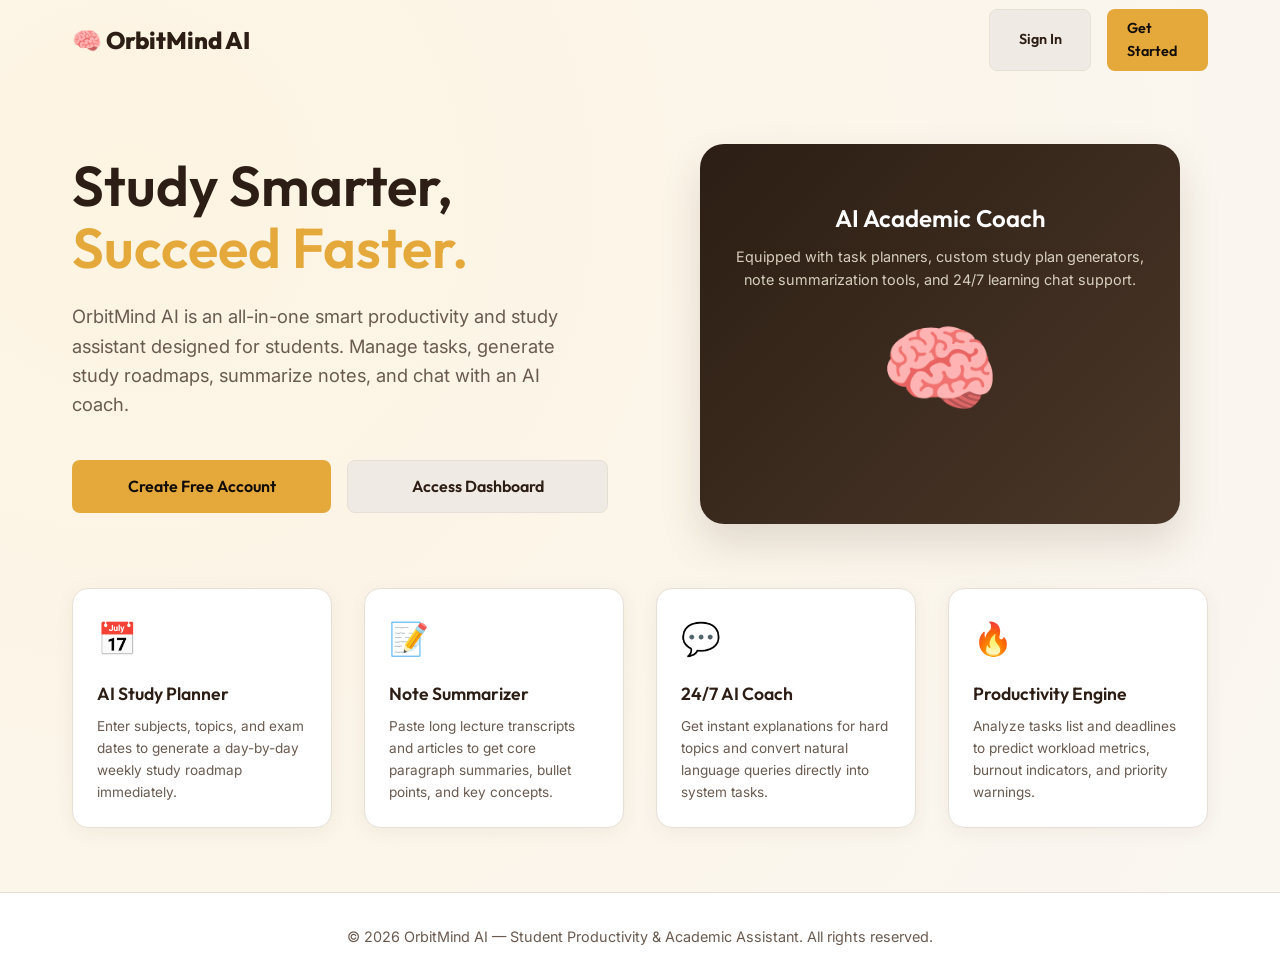
<file: index.html>
<!DOCTYPE html>
<html lang="en">
<head>
  <meta charset="UTF-8">
  <meta name="viewport" content="width=device-width, initial-scale=1.0">
  <title>OrbitMind AI — Smart Productivity & Study Assistant</title>
  <link rel="stylesheet" href="css/style.css">
  <style>
    .landing-wrapper {
      min-height: 100vh;
      display: flex;
      flex-direction: column;
      background: radial-gradient(circle at 10% 20%, var(--accent-light) 0%, var(--bg-primary) 90%);
    }
    .landing-nav {
      max-width: 1200px;
      width: 100%;
      margin: 0 auto;
      height: 80px;
      display: flex;
      justify-content: space-between;
      align-items: center;
      padding: 0 2rem;
    }
    .landing-logo {
      font-family: 'Outfit', sans-serif;
      font-size: 1.5rem;
      font-weight: 800;
      color: var(--text-primary);
      text-decoration: none;
    }
    .landing-logo span {
      color: var(--accent);
    }
    .landing-nav-btns {
      display: flex;
      gap: 1rem;
    }
    .landing-hero {
      flex: 1;
      max-width: 1200px;
      width: 100%;
      margin: 0 auto;
      display: grid;
      grid-template-columns: 1fr 1fr;
      align-items: center;
      padding: 4rem 2rem;
      gap: 4rem;
    }
    .hero-content h1 {
      font-size: 3.5rem;
      line-height: 1.1;
      margin-bottom: 1.5rem;
    }
    .hero-content h1 span {
      color: var(--accent);
    }
    .hero-content p {
      font-size: 1.15rem;
      color: var(--text-secondary);
      margin-bottom: 2.5rem;
      max-width: 500px;
    }
    .hero-cta-btns {
      display: flex;
      gap: 1rem;
    }
    .hero-image-panel {
      display: flex;
      justify-content: center;
      align-items: center;
      position: relative;
    }
    .hero-illustration {
      width: 100%;
      max-width: 480px;
      height: 380px;
      background: linear-gradient(135deg, var(--text-primary) 0%, #4A3728 100%);
      border-radius: 24px;
      box-shadow: 0 20px 40px rgba(74, 55, 40, 0.15);
      position: relative;
      overflow: hidden;
      display: flex;
      flex-direction: column;
      justify-content: center;
      align-items: center;
      color: white;
      text-align: center;
      padding: 2rem;
    }
    .hero-illustration::after {
      content: '🧠';
      font-size: 6rem;
      margin-bottom: 1.5rem;
      animation: float 4s ease-in-out infinite;
    }
    @keyframes float {
      0%, 100% { transform: translateY(0); }
      50% { transform: translateY(-15px); }
    }
    .hero-features {
      display: grid;
      grid-template-columns: repeat(4, 1fr);
      gap: 2rem;
      max-width: 1200px;
      width: 100%;
      margin: 0 auto;
      padding: 0 2rem 4rem 2rem;
    }
    .feature-box {
      background-color: var(--card-bg);
      border: 1px solid var(--border);
      border-radius: 16px;
      padding: 1.5rem;
      box-shadow: var(--shadow);
      transition: var(--transition);
    }
    .feature-box:hover {
      box-shadow: var(--shadow-hover);
      transform: translateY(-5px);
    }
    .feature-icon {
      font-size: 2rem;
      margin-bottom: 1rem;
    }
    .feature-box h3 {
      font-size: 1.1rem;
      margin-bottom: 0.5rem;
    }
    .feature-box p {
      font-size: 0.85rem;
      color: var(--text-secondary);
    }
    .landing-footer {
      border-top: 1px solid var(--border);
      padding: 2rem;
      text-align: center;
      font-size: 0.9rem;
      color: var(--text-secondary);
      background-color: var(--card-bg);
    }
    @media (max-width: 768px) {
      .landing-hero {
        grid-template-columns: 1fr;
        text-align: center;
        padding: 2rem 1rem;
        gap: 2rem;
      }
      .hero-content h1 {
        font-size: 2.5rem;
      }
      .hero-content p {
        margin: 0 auto 2rem auto;
      }
      .hero-cta-btns {
        justify-content: center;
      }
      .hero-illustration {
        height: 280px;
      }
      .hero-features {
        grid-template-columns: 1fr 1fr;
      }
    }
    @media (max-width: 480px) {
      .hero-features {
        grid-template-columns: 1fr;
      }
    }
  </style>
</head>
<body>
  <div class="landing-wrapper">
    <nav class="landing-nav">
      <a href="#" class="landing-logo"><span>🧠</span> OrbitMind AI</a>
      <div class="landing-nav-btns">
        <a href="login.html" class="btn btn-secondary" style="padding: 0.5rem 1.25rem; font-size: 0.9rem;">Sign In</a>
        <a href="register.html" class="btn btn-primary" style="padding: 0.5rem 1.25rem; font-size: 0.9rem;">Get Started</a>
      </div>
    </nav>

    <main class="landing-hero">
      <div class="hero-content">
        <h1>Study Smarter, <span>Succeed Faster.</span></h1>
        <p>OrbitMind AI is an all-in-one smart productivity and study assistant designed for students. Manage tasks, generate study roadmaps, summarize notes, and chat with an AI coach.</p>
        <div class="hero-cta-btns">
          <a href="register.html" class="btn btn-primary">Create Free Account</a>
          <a href="login.html" class="btn btn-secondary">Access Dashboard</a>
        </div>
      </div>
      <div class="hero-image-panel">
        <div class="hero-illustration">
          <h2 style="color: white; margin-bottom: 0.5rem;">AI Academic Coach</h2>
          <p style="color: #FFF9E6; opacity: 0.8; font-size: 0.9rem;">Equipped with task planners, custom study plan generators, note summarization tools, and 24/7 learning chat support.</p>
        </div>
      </div>
    </main>

    <section class="hero-features">
      <div class="feature-box">
        <div class="feature-icon">📅</div>
        <h3>AI Study Planner</h3>
        <p>Enter subjects, topics, and exam dates to generate a day-by-day weekly study roadmap immediately.</p>
      </div>
      <div class="feature-box">
        <div class="feature-icon">📝</div>
        <h3>Note Summarizer</h3>
        <p>Paste long lecture transcripts and articles to get core paragraph summaries, bullet points, and key concepts.</p>
      </div>
      <div class="feature-box">
        <div class="feature-icon">💬</div>
        <h3>24/7 AI Coach</h3>
        <p>Get instant explanations for hard topics and convert natural language queries directly into system tasks.</p>
      </div>
      <div class="feature-box">
        <div class="feature-icon">🔥</div>
        <h3>Productivity Engine</h3>
        <p>Analyze tasks list and deadlines to predict workload metrics, burnout indicators, and priority warnings.</p>
      </div>
    </section>

    <footer class="landing-footer">
      &copy; 2026 OrbitMind AI — Student Productivity & Academic Assistant. All rights reserved.
    </footer>
  </div>

  <script src="js/api.js"></script>
  <script>
    document.addEventListener('DOMContentLoaded', () => {
      // If user is already logged in, redirect them immediately to dashboard
      const token = localStorage.getItem('orbitmind_token');
      const user = localStorage.getItem('orbitmind_user');
      if (token && user) {
        window.location.href = 'dashboard.html';
      }
    });
  </script>
</body>
</html>
</file>
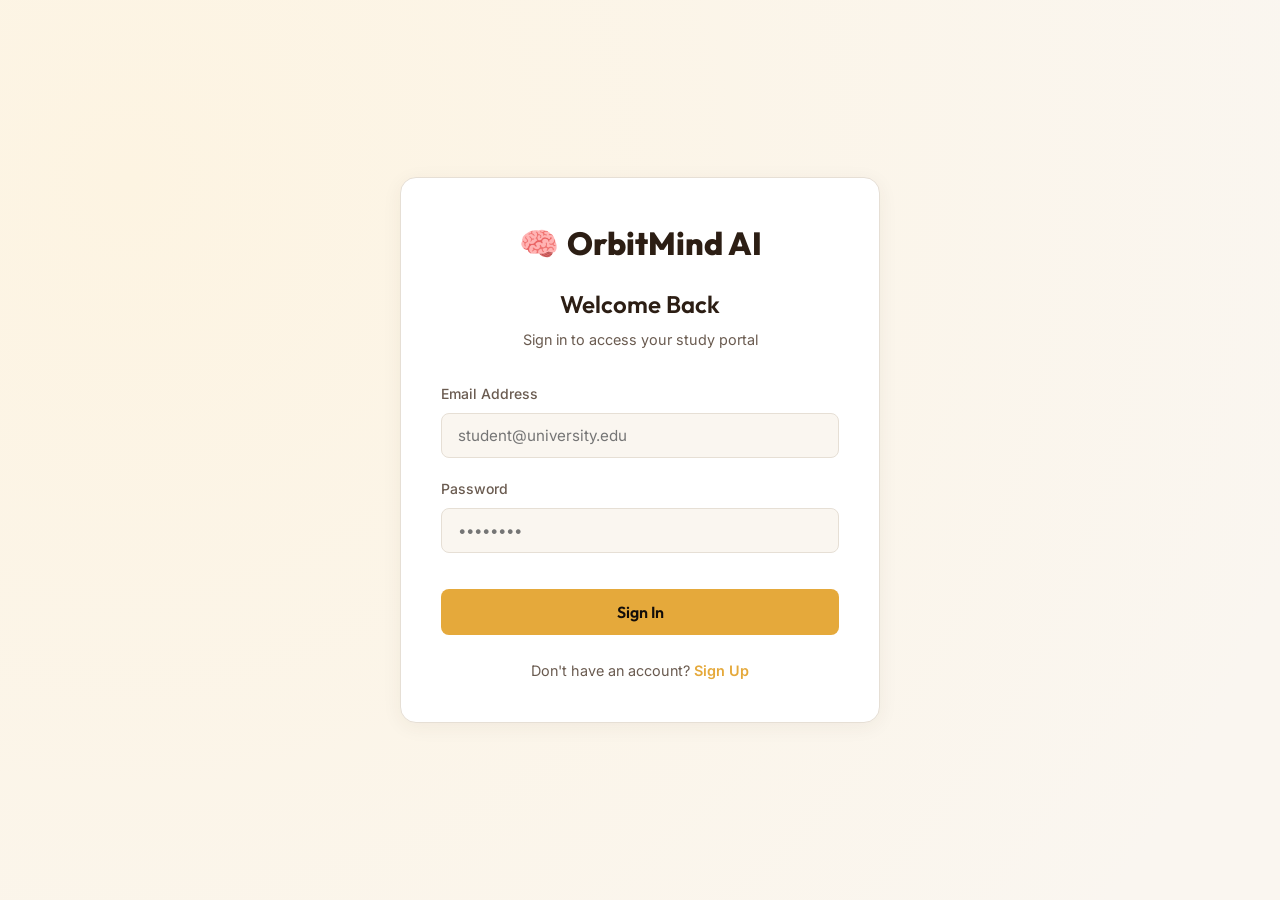
<file: chatbot.html>
<!DOCTYPE html>
<html lang="en">
<head>
  <meta charset="UTF-8">
  <meta name="viewport" content="width=device-width, initial-scale=1.0">
  <title>AI Study Coach — OrbitMind AI</title>
  <link rel="stylesheet" href="css/style.css">
</head>
<body>
  <div class="app-wrapper">
    <!-- Sidebar Container -->
    <div id="sidebar-container"></div>

    <!-- Main Container -->
    <div class="app-container">
      <!-- Header Container -->
      <div id="header-container"></div>

      <!-- Content Area -->
      <main class="app-content">
        
        <div class="chatbot-layout">
          
          <!-- Chat Panel (Left, Span 8 equivalent) -->
          <div class="chat-conversation-panel">
            
            <!-- Messages history -->
            <div class="chat-history-log" id="chat-history">
              <div class="chat-bubble ai">
                Hello! I am <strong>OrbitMind Coach</strong>, your academic mentor. 
                <br><br>
                Ask me academic questions, suggest study methods, or tell me to schedule tasks for you!
                <br><br>
                <em>Try writing: "Add task study physics notes tomorrow" or "Suggest a study method for math exams".</em>
              </div>
            </div>

            <!-- Typing indicator -->
            <div class="typing-indicator" id="chat-typing-indicator" style="display:none; margin: 0 1.5rem 1rem 1.5rem;">
              <div class="typing-dot"></div>
              <div class="typing-dot"></div>
              <div class="typing-dot"></div>
            </div>

            <!-- Input area -->
            <div class="chat-input-bar">
              <textarea id="chat-input" class="chat-textarea" placeholder="Type a message or task request (e.g. 'Add task: review CS tomorrow at 4pm')..."></textarea>
              <button class="btn btn-primary" id="chat-send-btn" style="width:auto; padding:0 1.5rem; height:44px;">
                <svg xmlns="http://www.w3.org/2000/svg" width="18" height="18" fill="none" viewBox="0 0 24 24" stroke="currentColor" stroke-width="2">
                  <path stroke-linecap="round" stroke-linejoin="round" d="M12 19l9 2-9-18-9 18 9-2zm0 0v-8" />
                </svg>
              </button>
            </div>

          </div>

          <!-- Coach Tips Panel (Right, Span 4 equivalent) -->
          <div class="chatbot-sidebar-panel">
            
            <div class="coach-tip-card">
              <h4>💡 How to schedule Tasks</h4>
              <p style="font-size: 0.85rem; color: var(--text-secondary); margin-bottom: 0.75rem;">
                I can automatically convert your chats into schedule entries. Just mention what, when, and estimated hours:
              </p>
              <ul class="coach-tip-list">
                <li>"Add a task: math exam next Monday at 9am"</li>
                <li>"Schedule assignment report tomorrow, category assignment, 3 hours"</li>
                <li>"Create study session for chemistry quiz on Friday"</li>
              </ul>
            </div>

            <div class="coach-tip-card">
              <h4>🎯 Suggested Study Methods</h4>
              <p style="font-size: 0.85rem; color: var(--text-secondary); margin-bottom: 0.75rem;">
                Ask me details about these proven workflows:
              </p>
              <ul class="coach-tip-list">
                <li><strong>Pomodoro Technique:</strong> 25m focus + 5m break cycles.</li>
                <li><strong>Feynman Method:</strong> Teach a concept to a child to spot knowledge gaps.</li>
                <li><strong>Leitner Box System:</strong> Card retrieval cycles based on memory decay.</li>
              </ul>
            </div>

          </div>

        </div>

      </main>
    </div>
  </div>

  <script src="js/api.js"></script>
  <script src="js/notifications.js"></script>
  <script src="js/chatbot.js"></script>
</body>
</html>
</file>
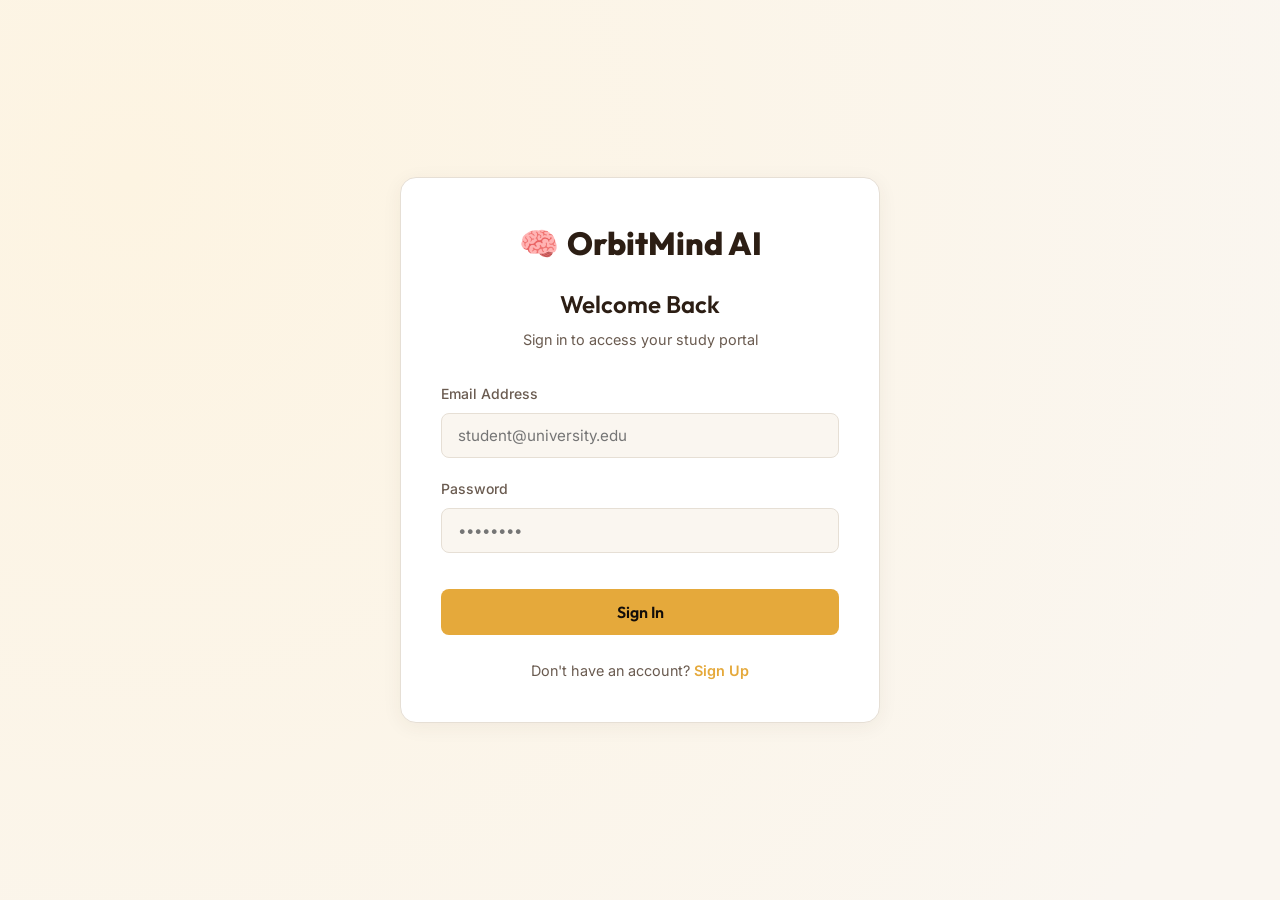
<file: dashboard.html>
<!DOCTYPE html>
<html lang="en">
<head>
  <meta charset="UTF-8">
  <meta name="viewport" content="width=device-width, initial-scale=1.0">
  <title>Dashboard — OrbitMind AI</title>
  <link rel="stylesheet" href="css/style.css">
</head>
<body>
  <div class="app-wrapper">
    <!-- Sidebar Navigation -->
    <div id="sidebar-container"></div>

    <!-- Main Content Container -->
    <div class="app-container">
      <!-- Navbar Header -->
      <div id="header-container"></div>

      <!-- Content Area -->
      <main class="app-content">
        <div class="dashboard-grid">
          
          <!-- Hero Dynamic Greeting & Motivation -->
          <div class="dashboard-hero">
            <div class="hero-text">
              <h1 id="dynamic-greeting">Hello, Student!</h1>
              <p>Welcome to your academic space. Let's make today productive.</p>
            </div>
            <div class="hero-quote" id="motivational-quote">
              "The secret of getting ahead is getting started."
            </div>
          </div>

          <!-- Left Column: Tasks, Deadlines, Summaries (Span 8) -->
          <div class="span-8" style="display:flex; flex-direction:column; gap:1.5rem;">
            
            <!-- Today's Tasks -->
            <div class="dash-card">
              <div class="dash-card-header">
                <h3>📋 Today's Tasks</h3>
                <a href="tasks.html" style="font-size:0.85rem; color:var(--accent); text-decoration:none; font-weight:600;">View All</a>
              </div>
              <div class="dash-task-list" id="today-tasks-list">
                <div style="text-align:center; padding:1.5rem; color:var(--text-secondary); font-size:0.9rem;">No tasks scheduled for today.</div>
              </div>
            </div>

            <!-- Upcoming Deadlines -->
            <div class="dash-card">
              <div class="dash-card-header">
                <h3>⏰ Upcoming Deadlines</h3>
                <a href="tasks.html" style="font-size:0.85rem; color:var(--accent); text-decoration:none; font-weight:600;">Manage</a>
              </div>
              <div class="dash-task-list" id="upcoming-deadlines-list">
                <div style="text-align:center; padding:1.5rem; color:var(--text-secondary); font-size:0.9rem;">No upcoming deadlines this week.</div>
              </div>
            </div>

            <!-- Weekly Workload Overview -->
            <div class="dash-card">
              <div class="dash-card-header">
                <h3>📊 Weekly Workload</h3>
                <span id="total-hours-label" style="font-size:0.85rem; color:var(--text-secondary);">0 hrs scheduled</span>
              </div>
              <div class="workload-graph-container" id="workload-graph">
                <!-- Javascript will render 7 bars here -->
                <div class="graph-bar-wrapper"><div class="graph-bar-fill" style="height:0%;" data-hours="0"></div><div class="graph-day-label">Mon</div></div>
                <div class="graph-bar-wrapper"><div class="graph-bar-fill" style="height:0%;" data-hours="0"></div><div class="graph-day-label">Tue</div></div>
                <div class="graph-bar-wrapper"><div class="graph-bar-fill" style="height:0%;" data-hours="0"></div><div class="graph-day-label">Wed</div></div>
                <div class="graph-bar-wrapper"><div class="graph-bar-fill" style="height:0%;" data-hours="0"></div><div class="graph-day-label">Thu</div></div>
                <div class="graph-bar-wrapper"><div class="graph-bar-fill" style="height:0%;" data-hours="0"></div><div class="graph-day-label">Fri</div></div>
                <div class="graph-bar-wrapper"><div class="graph-bar-fill" style="height:0%;" data-hours="0"></div><div class="graph-day-label">Sat</div></div>
                <div class="graph-bar-wrapper"><div class="graph-bar-fill" style="height:0%;" data-hours="0"></div><div class="graph-day-label">Sun</div></div>
              </div>
            </div>

            <!-- Recent Summaries -->
            <div class="dash-card">
              <div class="dash-card-header">
                <h3>📝 Recent Summaries</h3>
                <a href="summarizer.html" style="font-size:0.85rem; color:var(--accent); text-decoration:none; font-weight:600;">Go to Notes</a>
              </div>
              <div id="recent-summaries-list" style="display:flex; flex-direction:column; gap:0.75rem;">
                <div style="text-align:center; padding:1.5rem; color:var(--text-secondary); font-size:0.9rem;">No summaries saved yet.</div>
              </div>
            </div>

          </div>

          <!-- Right Column: AI Score & Recommendations & Quick Chat (Span 4) -->
          <div class="span-4" style="display:flex; flex-direction:column; gap:1.5rem;">
            
            <!-- Productivity Score -->
            <div class="dash-card score-widget">
              <div class="dash-card-header" style="width:100%; margin-bottom:0.5rem;">
                <h3>🔥 Productivity Score</h3>
              </div>
              <div class="score-circle-wrapper">
                <svg class="score-circle" viewBox="0 0 160 160">
                  <circle class="score-circle-bg" cx="80" cy="80" r="70"></circle>
                  <circle class="score-circle-val" id="score-ring" cx="80" cy="80" r="70"></circle>
                </svg>
                <div class="score-number" id="score-value">0</div>
              </div>
              <p id="burnout-level-label" style="font-weight:600; font-size:0.95rem; text-transform:capitalize;">Burnout Risk: Low</p>
            </div>

            <!-- AI Recommendations Panel -->
            <div class="dash-card">
              <div class="dash-card-header">
                <h3>💡 AI Coach advice</h3>
              </div>
              <div class="rec-panel" id="recommendations-container">
                <div style="display:flex; justify-content:center; align-items:center; height:100px;">
                  <div class="spinner"></div>
                </div>
              </div>
            </div>

            <!-- Quick Chatbot Trigger Card -->
            <div class="dash-card" style="background: linear-gradient(135deg, var(--accent-light) 0%, var(--card-bg) 100%);">
              <div class="dash-card-header" style="border-bottom:none; margin-bottom:0.5rem;">
                <h3>💬 Ask Study Coach</h3>
              </div>
              <p style="font-size:0.8rem; color:var(--text-secondary); margin-bottom:1rem;">Stuck on an assignment? Ask OrbitMind Coach for instant study steps.</p>
              <a href="chatbot.html" class="btn btn-primary" style="font-size:0.85rem; padding:0.6rem 1rem;">Start Chatting</a>
            </div>

          </div>

        </div>
      </main>
    </div>
  </div>

  <script src="js/api.js"></script>
  <script src="js/notifications.js"></script>
  <script src="js/dashboard.js"></script>
</body>
</html>
</file>
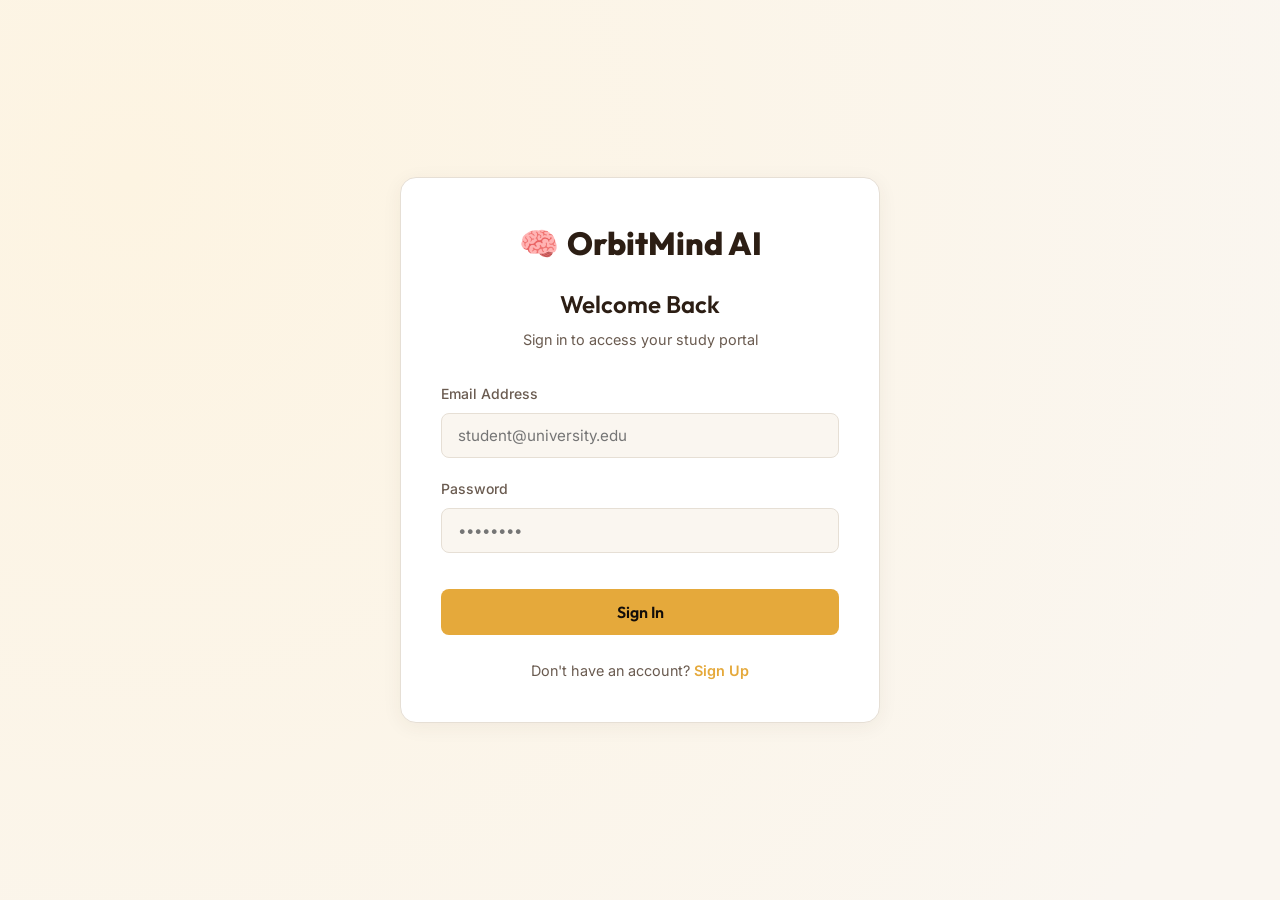
<file: login.html>
<!DOCTYPE html>
<html lang="en">
<head>
  <meta charset="UTF-8">
  <meta name="viewport" content="width=device-width, initial-scale=1.0">
  <title>Login — OrbitMind AI</title>
  <link rel="stylesheet" href="css/style.css">
</head>
<body>
  <div class="auth-wrapper">
    <div class="auth-container">
      <div class="auth-header">
        <a href="index.html" class="auth-logo" style="text-decoration:none;"><span>🧠</span> OrbitMind AI</a>
        <h2 style="margin-top: 1rem;">Welcome Back</h2>
        <p style="color: var(--text-secondary); font-size: 0.9rem; margin-top: 0.25rem;">Sign in to access your study portal</p>
      </div>

      <div id="error-alert" style="display:none; background-color:rgba(235,87,87,0.1); color:var(--danger); padding:0.75rem; border-radius:8px; border:1px solid var(--danger); font-size:0.85rem; margin-bottom:1.5rem; text-align:center;"></div>

      <form class="auth-form" id="login-form">
        <div class="form-group">
          <label for="email">Email Address</label>
          <input type="email" id="email" class="input-field" placeholder="student@university.edu" required>
        </div>
        <div class="form-group">
          <label for="password">Password</label>
          <input type="password" id="password" class="input-field" placeholder="••••••••" required>
        </div>
        <button type="submit" class="btn btn-primary" style="margin-top:1rem;">Sign In</button>
      </form>

      <div class="auth-footer">
        Don't have an account? <a href="register.html">Sign Up</a>
      </div>
    </div>
  </div>

  <script src="js/api.js"></script>
  <script src="js/auth.js"></script>
</body>
</html>
</file>
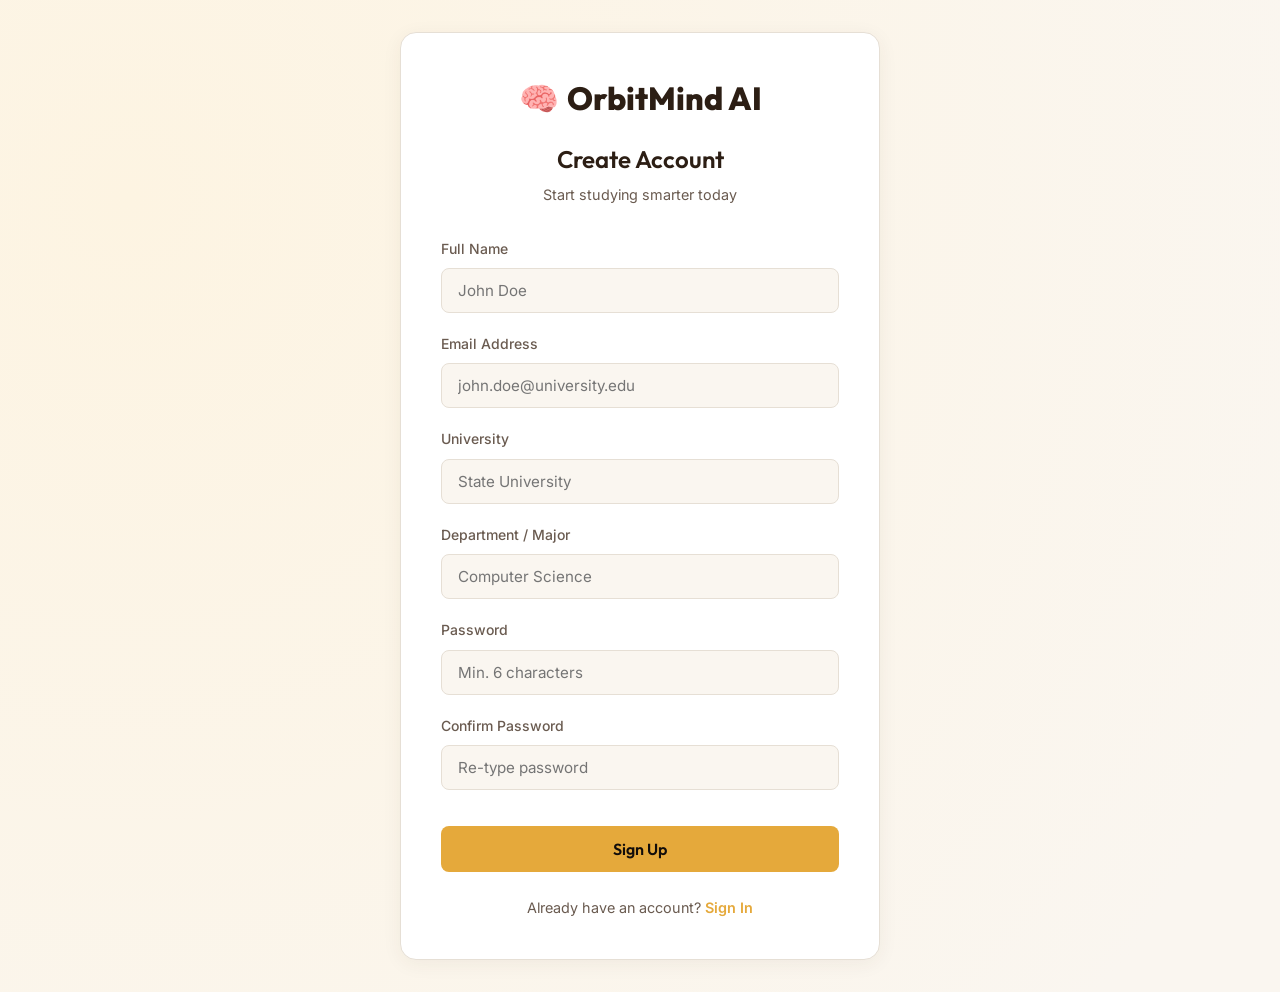
<file: register.html>
<!DOCTYPE html>
<html lang="en">
<head>
  <meta charset="UTF-8">
  <meta name="viewport" content="width=device-width, initial-scale=1.0">
  <title>Register — OrbitMind AI</title>
  <link rel="stylesheet" href="css/style.css">
</head>
<body>
  <div class="auth-wrapper">
    <div class="auth-container">
      <div class="auth-header">
        <a href="index.html" class="auth-logo" style="text-decoration:none;"><span>🧠</span> OrbitMind AI</a>
        <h2 style="margin-top: 1rem;">Create Account</h2>
        <p style="color: var(--text-secondary); font-size: 0.9rem; margin-top: 0.25rem;">Start studying smarter today</p>
      </div>

      <div id="error-alert" style="display:none; background-color:rgba(235,87,87,0.1); color:var(--danger); padding:0.75rem; border-radius:8px; border:1px solid var(--danger); font-size:0.85rem; margin-bottom:1.5rem; text-align:center;"></div>

      <form class="auth-form" id="register-form">
        <div class="form-group">
          <label for="fullName">Full Name</label>
          <input type="text" id="fullName" class="input-field" placeholder="John Doe" required>
        </div>
        <div class="form-group">
          <label for="email">Email Address</label>
          <input type="email" id="email" class="input-field" placeholder="john.doe@university.edu" required>
        </div>
        <div class="form-group">
          <label for="university">University</label>
          <input type="text" id="university" class="input-field" placeholder="State University" required>
        </div>
        <div class="form-group">
          <label for="department">Department / Major</label>
          <input type="text" id="department" class="input-field" placeholder="Computer Science" required>
        </div>
        <div class="form-group">
          <label for="password">Password</label>
          <input type="password" id="password" class="input-field" placeholder="Min. 6 characters" required>
        </div>
        <div class="form-group">
          <label for="confirmPassword">Confirm Password</label>
          <input type="password" id="confirmPassword" class="input-field" placeholder="Re-type password" required>
        </div>
        <button type="submit" class="btn btn-primary" style="margin-top:1rem;">Sign Up</button>
      </form>

      <div class="auth-footer">
        Already have an account? <a href="login.html">Sign In</a>
      </div>
    </div>
  </div>

  <script src="js/api.js"></script>
  <script src="js/auth.js"></script>
</body>
</html>
</file>
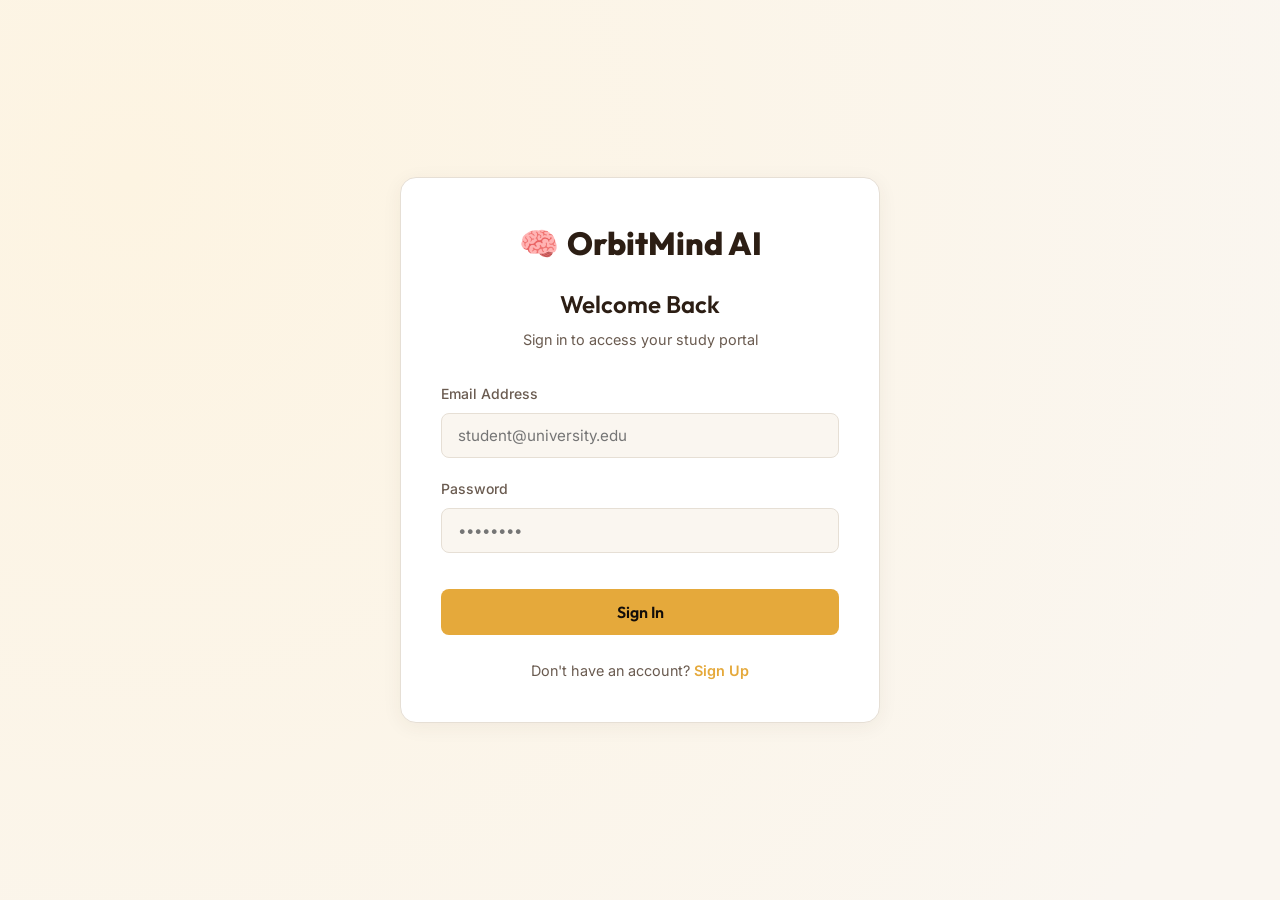
<file: studyplan.html>
<!DOCTYPE html>
<html lang="en">
<head>
  <meta charset="UTF-8">
  <meta name="viewport" content="width=device-width, initial-scale=1.0">
  <title>AI Study Planner — OrbitMind AI</title>
  <link rel="stylesheet" href="css/style.css">
  <style>
    /* Custom Print CSS specifically for Study Plans */
    @media print {
      body {
        background-color: white !important;
        color: black !important;
      }
      .app-sidebar, .app-header, .studyplan-form-card, .saved-plans-panel, .studyplan-action-bar {
        display: none !important;
      }
      .app-container {
        margin-left: 0 !important;
      }
      .app-content {
        padding: 0 !important;
        max-width: 100% !important;
      }
      .study-planner-grid {
        grid-template-columns: 1fr !important;
      }
      .week-roadmap-card {
        box-shadow: none !important;
        border: 1px solid #ccc !important;
        page-break-inside: avoid;
        margin-bottom: 20px;
      }
      .week-roadmap-body.collapsed {
        display: block !important; /* Always show body on print */
      }
    }
  </style>
</head>
<body>
  <div class="app-wrapper">
    <!-- Sidebar Container -->
    <div id="sidebar-container"></div>

    <!-- Main Container -->
    <div class="app-container">
      <!-- Header Container -->
      <div id="header-container"></div>

      <!-- Content Area -->
      <main class="app-content">
        
        <div class="study-planner-grid">
          
          <!-- LEFT COLUMN: Study Plan Input Details -->
          <div>
            <div class="studyplan-form-card">
              <h3>📅 Plan New Study Cycle</h3>
              
              <form id="studyplan-form">
                <div class="form-group">
                  <label for="plan-subject">Subject / Course Name *</label>
                  <input type="text" id="plan-subject" class="input-field" placeholder="Computer Science 101" required>
                </div>
                
                <div class="form-group">
                  <label for="plan-topics">Topics to Cover * (Comma separated)</label>
                  <textarea id="plan-topics" class="input-field" style="height:60px; resize:none;" placeholder="Boolean Algebra, Logic Gates, Multiplexers, Karnaugh Maps" required></textarea>
                </div>

                <div class="form-group">
                  <label for="plan-difficulty">Subject Difficulty Level</label>
                  <select id="plan-difficulty" class="input-field">
                    <option value="easy">Easy — Quick review</option>
                    <option value="medium" selected>Medium — Standard learning</option>
                    <option value="hard">Hard — Detailed schedule</option>
                  </select>
                </div>

                <div class="form-group">
                  <label for="plan-exam-date">Exam / Target Date *</label>
                  <input type="date" id="plan-exam-date" class="input-field" required>
                </div>

                <div class="form-group">
                  <label for="plan-hours">Daily Available Study Hours *</label>
                  <input type="range" id="plan-hours" min="1" max="8" value="2" class="input-field" style="height:auto; padding:0.5rem 0;" oninput="this.nextElementSibling.value = this.value + ' hours/day'">
                  <output style="font-size:0.85rem; font-weight:600; color:var(--text-secondary); margin-top:0.25rem; display:block;">2 hours/day</output>
                </div>

                <button type="submit" class="btn btn-primary" id="generate-plan-btn" style="margin-top:1rem;">
                  ⚡ Generate AI Study Plan
                </button>
              </form>
            </div>

            <!-- Saved Plans Drawer -->
            <div class="saved-plans-panel">
              <h3 style="font-size:1.1rem;">📂 Saved Roadmaps</h3>
              <div class="saved-plans-list" id="saved-plans-container">
                <div style="text-align:center; padding:1.5rem; color:var(--text-secondary); font-size:0.85rem;">No saved plan roadmaps.</div>
              </div>
            </div>
          </div>

          <!-- RIGHT COLUMN: AI Study Planner Output -->
          <div class="studyplan-schedule-panel" style="position:relative; min-height:400px;">
            
            <!-- Loading overlay -->
            <div id="studyplan-loading-overlay" class="full-loading-overlay" style="display:none;">
              <div style="text-align:center;">
                <div class="spinner"></div>
                <p style="margin-top:0.5rem; font-weight:500;">AI is calculating study distribution...</p>
              </div>
            </div>

            <!-- Schedule Output Container -->
            <div id="studyplan-output">
              <div style="display:flex; flex-direction:column; align-items:center; justify-content:center; height:350px; background-color:var(--card-bg); border:1px solid var(--border); border-radius:16px; text-align:center; padding:2rem; box-shadow:var(--shadow);">
                <span style="font-size:3rem; margin-bottom:1rem;">📅</span>
                <h4>No Study Roadmap Active</h4>
                <p style="font-size:0.85rem; color:var(--text-secondary); margin-top:0.25rem; max-width:400px;">Enter subject parameters in the form to generate a dynamic week-by-week timeline schedule.</p>
              </div>
            </div>

          </div>

        </div>

      </main>
    </div>
  </div>

  <script src="js/api.js"></script>
  <script src="js/notifications.js"></script>
  <script src="js/studyplan.js"></script>
</body>
</html>
</file>
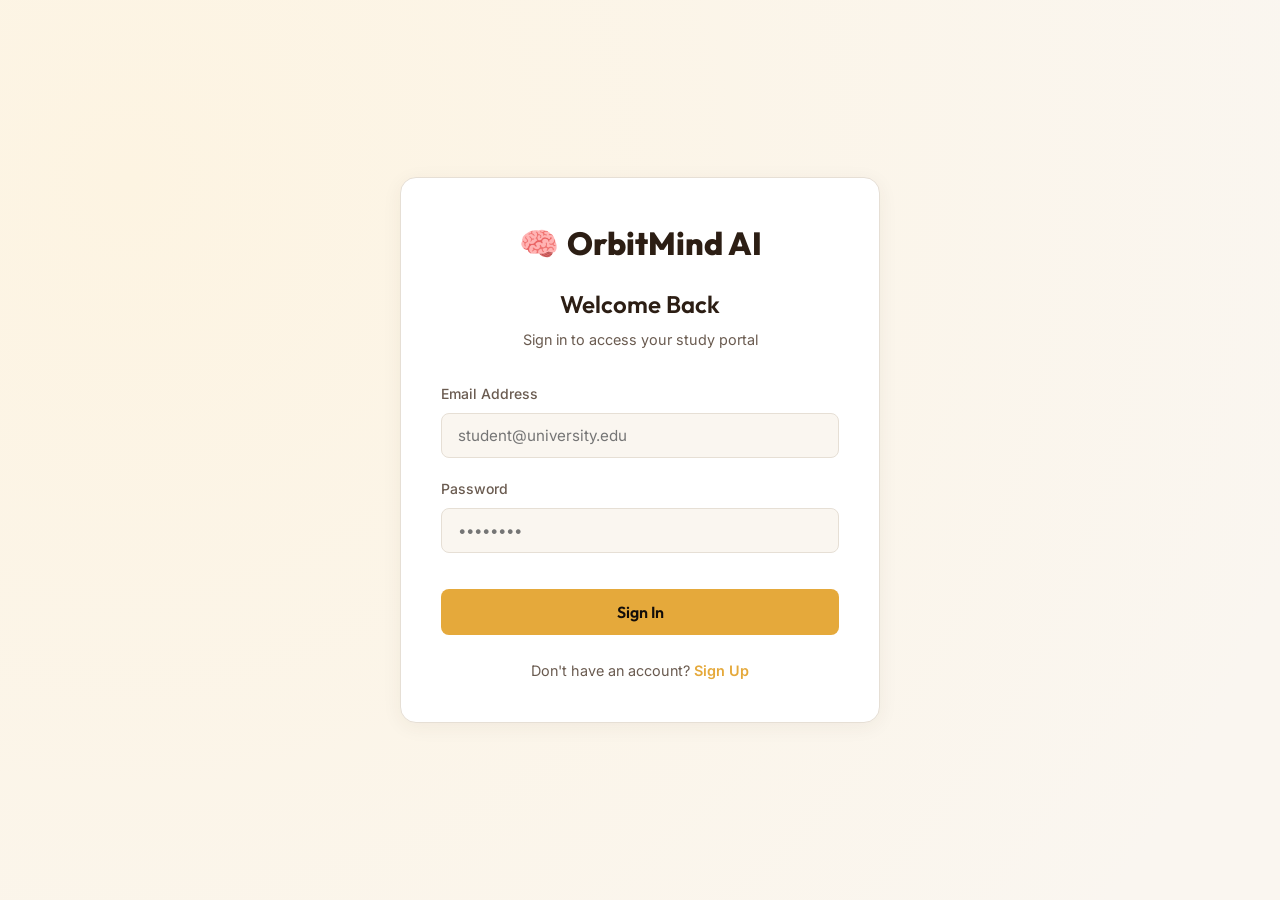
<file: summarizer.html>
<!DOCTYPE html>
<html lang="en">
<head>
  <meta charset="UTF-8">
  <meta name="viewport" content="width=device-width, initial-scale=1.0">
  <title>Note Summarizer — OrbitMind AI</title>
  <link rel="stylesheet" href="css/style.css">
</head>
<body>
  <div class="app-wrapper">
    <!-- Sidebar Container -->
    <div id="sidebar-container"></div>

    <!-- Main Container -->
    <div class="app-container">
      <!-- Header Container -->
      <div id="header-container"></div>

      <!-- Content Area -->
      <main class="app-content">
        
        <div class="summarizer-layout">
          
          <!-- LEFT PANEL: Notes Input -->
          <div class="summarizer-input-card">
            <h3 style="font-size:1.2rem; display:flex; justify-content:space-between; align-items:center;">
              ✍️ Paste Study Notes
              <button class="btn btn-secondary" id="clear-notes-btn" style="width:auto; padding:0.4rem 0.8rem; font-size:0.8rem;">Clear Text</button>
            </h3>
            
            <textarea id="notes-textarea" class="summarizer-textarea" placeholder="Paste your lecture transcripts, textbook chapters, or reading materials here (minimum 100 characters)..."></textarea>
            
            <div class="summarizer-actions-row">
              <span class="char-counter" id="char-counter">0 characters</span>
              <button class="btn btn-primary" id="summarize-btn" style="width:auto; padding:0.6rem 1.5rem;">
                ⚡ Generate Summary
              </button>
            </div>

            <!-- Saved Summaries Archive -->
            <h4 style="font-size:0.95rem; margin-top:1rem; border-top:1px solid var(--border); padding-top:1rem;">📂 Note History</h4>
            <div class="saved-summaries-list" id="saved-summaries-container">
              <div style="text-align:center; color:var(--text-secondary); font-size:0.8rem; padding:1rem;">No saved summaries.</div>
            </div>
          </div>

          <!-- RIGHT PANEL: AI Summary Output -->
          <div class="summarizer-output-card" style="position:relative;">
            <h3 style="font-size:1.2rem; display:flex; justify-content:space-between; align-items:center;">
              ✨ AI Summary
              <button class="btn btn-secondary" id="copy-summary-btn" style="width:auto; padding:0.4rem 0.8rem; font-size:0.8rem; display:none;">📋 Copy Text</button>
            </h3>

            <!-- Loading overlay -->
            <div id="summarizer-loading-overlay" class="full-loading-overlay" style="display:none;">
              <div style="text-align:center;">
                <div class="spinner"></div>
                <p style="margin-top:0.5rem; font-weight:500;">AI is reading and condensing notes...</p>
              </div>
            </div>

            <!-- Output Container -->
            <div class="summarizer-output-container" id="summary-output">
              <div style="display:flex; flex-direction:column; align-items:center; justify-content:center; height:100%; color:var(--text-secondary); text-align:center; padding:2rem;">
                <span style="font-size:3rem; margin-bottom:1rem;">📝</span>
                <h4>No Summary Generated Yet</h4>
                <p style="font-size:0.85rem; margin-top:0.25rem;">Paste your notes in the left editor panel and click "Generate Summary" to analyze them.</p>
              </div>
            </div>
          </div>

        </div>

      </main>
    </div>
  </div>

  <script src="js/api.js"></script>
  <script src="js/notifications.js"></script>
  <script src="js/summarizer.js"></script>
</body>
</html>
</file>
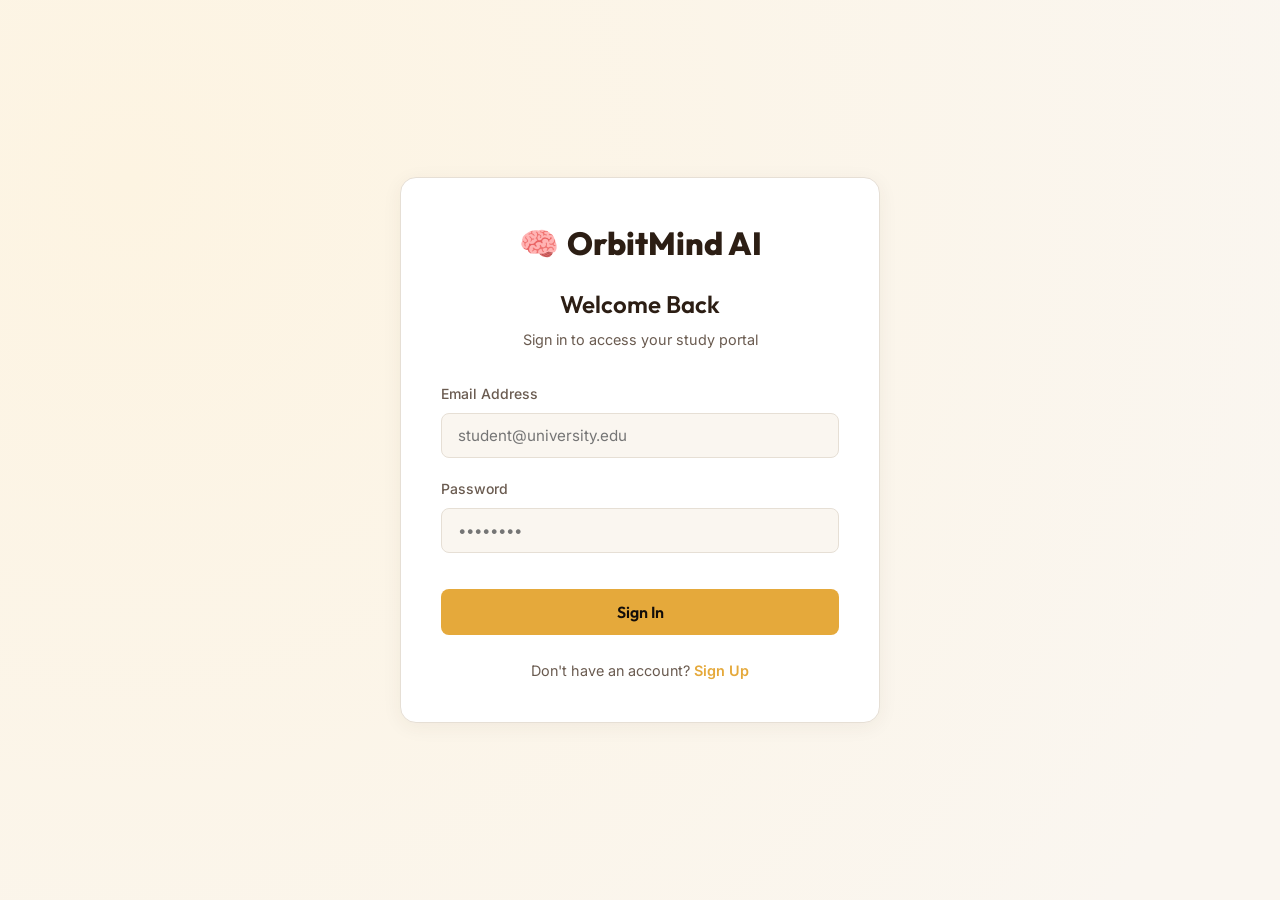
<file: tasks.html>
<!DOCTYPE html>
<html lang="en">
<head>
  <meta charset="UTF-8">
  <meta name="viewport" content="width=device-width, initial-scale=1.0">
  <title>Task Manager — OrbitMind AI</title>
  <link rel="stylesheet" href="css/style.css">
</head>
<body>
  <div class="app-wrapper">
    <!-- Sidebar Container -->
    <div id="sidebar-container"></div>

    <!-- Main Container -->
    <div class="app-container">
      <!-- Header Container -->
      <div id="header-container"></div>

      <!-- Content Area -->
      <main class="app-content">
        
        <!-- Header row of Task Board -->
        <div class="task-manager-header">
          <div>
            <h1 style="font-size:1.8rem; margin-bottom:0.25rem;">Academic Task Board</h1>
            <p style="color:var(--text-secondary); font-size:0.9rem;">Organize assignments, study times, exams, and personal events</p>
          </div>
          <button class="btn btn-primary" id="open-task-modal-btn">
            <svg xmlns="http://www.w3.org/2000/svg" width="16" height="16" viewBox="0 0 24 24" fill="none" stroke="currentColor" stroke-width="2" stroke-linecap="round" stroke-linejoin="round" style="margin-right:4px;">
              <line x1="12" y1="5" x2="12" y2="19"></line>
              <line x1="5" y1="12" x2="19" y2="12"></line>
            </svg>
            Add New Task
          </button>
        </div>

        <!-- Tabs for Daily/Weekly/Monthly -->
        <div class="view-tabs" id="view-tabs">
          <button class="view-tab-btn active" data-view="all">All Tasks</button>
          <button class="view-tab-btn" data-view="daily">Today's Tasks</button>
          <button class="view-tab-btn" data-view="weekly">This Week</button>
          <button class="view-tab-btn" data-view="monthly">This Month</button>
        </div>

        <!-- Filter and Search Bar -->
        <div class="task-filters-bar">
          
          <!-- Category Filter -->
          <select id="filter-category" class="filter-select">
            <option value="">All Categories</option>
            <option value="study">Study</option>
            <option value="assignment">Assignment</option>
            <option value="exam">Exam</option>
            <option value="personal">Personal</option>
            <option value="project">Project</option>
          </select>

          <!-- Priority Filter -->
          <select id="filter-priority" class="filter-select">
            <option value="">All Priorities</option>
            <option value="high">High</option>
            <option value="medium">Medium</option>
            <option value="low">Low</option>
          </select>

          <!-- Sort Selector -->
          <select id="filter-sort" class="filter-select">
            <option value="deadline:asc">Deadline: Soonest</option>
            <option value="deadline:desc">Deadline: Latest</option>
            <option value="priority:desc">Priority: High to Low</option>
            <option value="estimatedHours:desc">Hours: High to Low</option>
          </select>

          <!-- Search Bar -->
          <div class="search-input-wrapper">
            <svg class="search-icon" xmlns="http://www.w3.org/2000/svg" width="16" height="16" fill="none" viewBox="0 0 24 24" stroke="currentColor" stroke-width="2">
              <path stroke-linecap="round" stroke-linejoin="round" d="M21 21l-6-6m2-5a7 7 0 11-14 0 7 7 0 0114 0z" />
            </svg>
            <input type="text" id="search-tasks" class="input-field" placeholder="Search tasks...">
          </div>

        </div>

        <!-- Loading spinner placeholder -->
        <div id="tasks-loading-spinner" style="display:none; text-align:center; padding:3rem;">
          <div class="spinner"></div>
          <p style="margin-top:0.5rem; color:var(--text-secondary);">Loading your planner board...</p>
        </div>

        <!-- Task Grid Container -->
        <div class="tasks-grid" id="tasks-grid">
          <!-- Tasks will render here -->
        </div>

      </main>
    </div>
  </div>

  <!-- TASK MODAL POPUP FORM -->
  <div class="modal-overlay" id="task-modal">
    <div class="modal-container">
      <div class="modal-header">
        <h3 id="modal-title">Create New Task</h3>
        <button class="modal-close-btn" id="close-task-modal-btn">&times;</button>
      </div>
      <form id="task-form">
        <!-- Hidden input for task editing -->
        <input type="hidden" id="task-id">

        <div class="modal-body">
          <div id="modal-error" style="display:none; background-color:rgba(235,87,87,0.1); color:var(--danger); padding:0.5rem; border-radius:6px; font-size:0.8rem; margin-bottom:1rem; text-align:center;"></div>
          
          <div class="form-group">
            <label for="task-title">Task Title *</label>
            <input type="text" id="task-title" class="input-field" placeholder="Review CS Chapter 3" required>
          </div>
          
          <div class="form-group">
            <label for="task-desc">Description</label>
            <textarea id="task-desc" class="input-field" style="height:80px; resize:none;" placeholder="Take notes, complete end of chapter quiz"></textarea>
          </div>

          <div style="display:grid; grid-template-columns: 1fr 1fr; gap: 1rem;">
            <div class="form-group">
              <label for="task-deadline">Deadline *</label>
              <input type="datetime-local" id="task-deadline" class="input-field" required>
            </div>
            <div class="form-group">
              <label for="task-hours">Estimated Hours</label>
              <input type="number" id="task-hours" class="input-field" min="0" step="0.5" value="1">
            </div>
          </div>

          <div style="display:grid; grid-template-columns: 1fr 1fr; gap: 1rem;">
            <div class="form-group">
              <label for="task-category">Category *</label>
              <select id="task-category" class="input-field" required>
                <option value="study">Study</option>
                <option value="assignment">Assignment</option>
                <option value="exam">Exam</option>
                <option value="personal">Personal</option>
                <option value="project">Project</option>
              </select>
            </div>
            <div class="form-group">
              <label for="task-priority">Priority</label>
              <select id="task-priority" class="input-field">
                <option value="low">Low</option>
                <option value="medium" selected>Medium</option>
                <option value="high">High</option>
              </select>
            </div>
          </div>
        </div>
        
        <div class="modal-footer">
          <button type="button" class="btn btn-secondary" id="cancel-task-modal-btn" style="width:auto; padding:0.6rem 1.25rem;">Cancel</button>
          <button type="submit" class="btn btn-primary" style="width:auto; padding:0.6rem 1.25rem;">Save Task</button>
        </div>
      </form>
    </div>
  </div>

  <script src="js/api.js"></script>
  <script src="js/notifications.js"></script>
  <script src="js/tasks.js"></script>
</body>
</html>
</file>
<file: css/style.css>
@import url('https://fonts.googleapis.com/css2?family=Inter:wght@300;400;500;600;700&family=Outfit:wght@400;500;600;700;800&display=swap');

:root {
  /* Light Theme Variables */
  --bg-primary: #FAF6F0;
  --bg-secondary: #EFEBE4;
  --card-bg: #FFFFFF;
  --text-primary: #2C1E14;
  --text-secondary: #6A5B50;
  --accent: #E5A93B; /* Lite Yellow / Warm Amber */
  --accent-hover: #C58B24;
  --accent-light: #FDF4E2;
  --border: #E6DFD5;
  --shadow: 0 4px 20px rgba(74, 55, 40, 0.06);
  --shadow-hover: 0 10px 30px rgba(74, 55, 40, 0.12);
  --success: #60A56E;
  --warning: #F2994A;
  --danger: #EB5757;
  
  --sidebar-width: 260px;
  --header-height: 70px;
  --transition: all 0.3s cubic-bezier(0.4, 0, 0.2, 1);
}

[data-theme="dark"] {
  /* Dark Theme Variables */
  --bg-primary: #120D0A;
  --bg-secondary: #1C1612;
  --card-bg: #1F1915;
  --text-primary: #F5EFEB;
  --text-secondary: #BCAE9F;
  --accent: #FFD275;
  --accent-hover: #F2BD48;
  --accent-light: #2A211B;
  --border: #2D241E;
  --shadow: 0 4px 20px rgba(0, 0, 0, 0.3);
  --shadow-hover: 0 10px 30px rgba(0, 0, 0, 0.5);
  
  --success: #81C784;
  --warning: #FFB74D;
  --danger: #E57373;
}

* {
  box-sizing: border-box;
  margin: 0;
  padding: 0;
}

body {
  font-family: 'Inter', sans-serif;
  background-color: var(--bg-primary);
  color: var(--text-primary);
  line-height: 1.6;
  transition: background-color 0.3s, color 0.3s;
  overflow-x: hidden;
}

h1, h2, h3, h4, h5, h6 {
  font-family: 'Outfit', sans-serif;
  font-weight: 600;
  color: var(--text-primary);
}

/* ==========================================================================
   AUTHENTICATION & LANDING LAYOUT
   ========================================================================== */
.auth-wrapper {
  min-height: 100vh;
  display: flex;
  justify-content: center;
  align-items: center;
  padding: 2rem;
  background: radial-gradient(circle at 10% 20%, var(--accent-light) 0%, var(--bg-primary) 90%);
}

.auth-container {
  width: 100%;
  max-width: 480px;
  background-color: var(--card-bg);
  border-radius: 16px;
  box-shadow: var(--shadow);
  border: 1px solid var(--border);
  padding: 2.5rem;
  transition: var(--transition);
}

.auth-header {
  text-align: center;
  margin-bottom: 2rem;
}

.auth-logo {
  font-family: 'Outfit', sans-serif;
  font-size: 2rem;
  font-weight: 800;
  color: var(--text-primary);
  display: flex;
  justify-content: center;
  align-items: center;
  gap: 0.5rem;
  margin-bottom: 0.5rem;
}

.auth-logo span {
  color: var(--accent);
}

.auth-form .form-group {
  margin-bottom: 1.25rem;
}

.auth-form label {
  display: block;
  font-weight: 500;
  margin-bottom: 0.5rem;
  font-size: 0.875rem;
  color: var(--text-secondary);
}

.input-field {
  width: 100%;
  padding: 0.75rem 1rem;
  border-radius: 8px;
  border: 1px solid var(--border);
  background-color: var(--bg-primary);
  color: var(--text-primary);
  font-family: inherit;
  font-size: 0.95rem;
  outline: none;
  transition: var(--transition);
}

.input-field:focus {
  border-color: var(--accent);
  box-shadow: 0 0 0 3px rgba(229, 169, 59, 0.15);
}

.btn {
  width: 100%;
  padding: 0.8rem 1.5rem;
  border-radius: 8px;
  border: none;
  font-family: 'Outfit', sans-serif;
  font-size: 1rem;
  font-weight: 600;
  cursor: pointer;
  display: inline-flex;
  justify-content: center;
  align-items: center;
  gap: 0.5rem;
  transition: var(--transition);
  text-decoration: none;
}

.btn-primary {
  background-color: var(--accent);
  color: #120D0A;
}

.btn-primary:hover {
  background-color: var(--accent-hover);
  transform: translateY(-2px);
}

.btn-secondary {
  background-color: var(--bg-secondary);
  color: var(--text-primary);
  border: 1px solid var(--border);
}

.btn-secondary:hover {
  background-color: var(--border);
}

.auth-footer {
  text-align: center;
  margin-top: 1.5rem;
  font-size: 0.9rem;
  color: var(--text-secondary);
}

.auth-footer a {
  color: var(--accent);
  text-decoration: none;
  font-weight: 600;
}

.auth-footer a:hover {
  text-decoration: underline;
}

/* ==========================================================================
   APP MAIN GRID & STRUCTURE
   ========================================================================== */
.app-wrapper {
  display: flex;
  min-height: 100vh;
}

/* Sidebar Styling */
.app-sidebar {
  width: var(--sidebar-width);
  background-color: var(--card-bg);
  border-right: 1px solid var(--border);
  display: flex;
  flex-direction: column;
  position: fixed;
  top: 0;
  bottom: 0;
  left: 0;
  z-index: 100;
  transition: var(--transition);
}

.sidebar-logo {
  height: var(--header-height);
  display: flex;
  align-items: center;
  padding: 0 1.5rem;
  font-family: 'Outfit', sans-serif;
  font-size: 1.5rem;
  font-weight: 800;
  border-bottom: 1px solid var(--border);
}

.sidebar-logo span {
  color: var(--accent);
  margin-right: 0.25rem;
}

.sidebar-nav {
  flex: 1;
  padding: 1.5rem 1rem;
  list-style: none;
  display: flex;
  flex-direction: column;
  gap: 0.5rem;
  overflow-y: auto;
}

.sidebar-nav-link {
  display: flex;
  align-items: center;
  gap: 0.75rem;
  padding: 0.8rem 1rem;
  border-radius: 8px;
  color: var(--text-secondary);
  text-decoration: none;
  font-weight: 500;
  transition: var(--transition);
}

.sidebar-nav-link:hover, .sidebar-nav-link.active {
  background-color: var(--accent-light);
  color: var(--text-primary);
}

.sidebar-nav-link.active {
  font-weight: 600;
  border-left: 4px solid var(--accent);
}

.sidebar-nav-link svg {
  width: 20px;
  height: 20px;
  flex-shrink: 0;
}

.sidebar-footer {
  padding: 1rem;
  border-top: 1px solid var(--border);
}

/* Main Area Layout */
.app-container {
  flex: 1;
  margin-left: var(--sidebar-width);
  min-height: 100vh;
  display: flex;
  flex-direction: column;
}

/* Header Navbar */
.app-header {
  height: var(--header-height);
  background-color: var(--card-bg);
  border-bottom: 1px solid var(--border);
  display: flex;
  align-items: center;
  justify-content: space-between;
  padding: 0 2rem;
  position: sticky;
  top: 0;
  z-index: 99;
}

.header-title h2 {
  font-size: 1.25rem;
}

.header-actions {
  display: flex;
  align-items: center;
  gap: 1.5rem;
}

/* Theme Toggle */
.theme-toggle-btn {
  background: none;
  border: none;
  cursor: pointer;
  color: var(--text-secondary);
  display: flex;
  align-items: center;
  justify-content: center;
  transition: var(--transition);
  padding: 0.5rem;
  border-radius: 50%;
}

.theme-toggle-btn:hover {
  background-color: var(--bg-secondary);
  color: var(--text-primary);
}

/* Notifications Dropdown */
.notification-bell-container {
  position: relative;
}

.bell-btn {
  background: none;
  border: none;
  cursor: pointer;
  color: var(--text-secondary);
  position: relative;
  padding: 0.5rem;
  border-radius: 50%;
  transition: var(--transition);
}

.bell-btn:hover {
  background-color: var(--bg-secondary);
  color: var(--text-primary);
}

.notification-badge {
  position: absolute;
  top: 4px;
  right: 4px;
  background-color: var(--danger);
  color: white;
  font-size: 10px;
  font-weight: 700;
  height: 16px;
  min-width: 16px;
  border-radius: 8px;
  display: flex;
  align-items: center;
  justify-content: center;
  padding: 0 4px;
}

.notification-dropdown {
  position: absolute;
  top: 45px;
  right: 0;
  width: 320px;
  background-color: var(--card-bg);
  border: 1px solid var(--border);
  border-radius: 12px;
  box-shadow: var(--shadow-hover);
  display: none;
  z-index: 1000;
  overflow: hidden;
}

.notification-dropdown.active {
  display: block;
  animation: slideDown 0.2s cubic-bezier(0.4, 0, 0.2, 1);
}

.noti-header {
  padding: 0.8rem 1rem;
  border-bottom: 1px solid var(--border);
  display: flex;
  justify-content: space-between;
  align-items: center;
}

.noti-header h4 {
  font-size: 0.95rem;
}

.noti-header button {
  background: none;
  border: none;
  color: var(--accent);
  font-size: 0.8rem;
  font-weight: 600;
  cursor: pointer;
}

.noti-body {
  max-height: 250px;
  overflow-y: auto;
}

.noti-item {
  padding: 0.8rem 1rem;
  border-bottom: 1px solid var(--border);
  font-size: 0.85rem;
  cursor: pointer;
  transition: var(--transition);
  display: flex;
  flex-direction: column;
  gap: 0.2rem;
}

.noti-item:hover {
  background-color: var(--bg-primary);
}

.noti-item.unread {
  background-color: var(--accent-light);
}

.noti-item-title {
  font-weight: 600;
  color: var(--text-primary);
}

.noti-item-msg {
  color: var(--text-secondary);
}

.noti-item-time {
  font-size: 0.75rem;
  color: var(--text-secondary);
  align-self: flex-end;
}

.noti-empty {
  padding: 2rem;
  text-align: center;
  color: var(--text-secondary);
  font-size: 0.9rem;
}

/* User Profile Badge */
.user-profile-badge {
  display: flex;
  align-items: center;
  gap: 0.75rem;
  border-left: 1px solid var(--border);
  padding-left: 1.5rem;
}

.user-avatar {
  width: 36px;
  height: 36px;
  border-radius: 50%;
  background-color: var(--accent);
  color: #120D0A;
  font-weight: 700;
  display: flex;
  align-items: center;
  justify-content: center;
  font-family: 'Outfit', sans-serif;
}

.user-info {
  display: flex;
  flex-direction: column;
}

.user-name {
  font-size: 0.9rem;
  font-weight: 600;
}

.user-uni {
  font-size: 0.75rem;
  color: var(--text-secondary);
}

/* Main Content Area */
.app-content {
  flex: 1;
  padding: 2rem;
  max-width: 1200px;
  width: 100%;
  margin: 0 auto;
}

/* ==========================================================================
   DASHBOARD SCREEN SPECIFICS
   ========================================================================== */
.dashboard-grid {
  display: grid;
  grid-template-columns: repeat(12, 1fr);
  gap: 1.5rem;
}

.dashboard-hero {
  grid-column: span 12;
  background: linear-gradient(135deg, var(--text-primary) 0%, #4A3728 100%);
  color: #FFF9E6;
  border-radius: 16px;
  padding: 2rem;
  display: flex;
  justify-content: space-between;
  align-items: center;
  box-shadow: var(--shadow);
}

.hero-text h1 {
  font-size: 2rem;
  margin-bottom: 0.5rem;
  color: #FFF9E6;
}

.hero-text p {
  opacity: 0.9;
  font-size: 1rem;
}

.hero-quote {
  font-style: italic;
  font-size: 0.9rem;
  border-left: 3px solid var(--accent);
  padding-left: 1rem;
  max-width: 400px;
  opacity: 0.8;
}

/* Cards */
.dash-card {
  background-color: var(--card-bg);
  border-radius: 16px;
  border: 1px solid var(--border);
  padding: 1.5rem;
  box-shadow: var(--shadow);
  transition: var(--transition);
}

.dash-card:hover {
  box-shadow: var(--shadow-hover);
  transform: translateY(-2px);
}

.dash-card-header {
  display: flex;
  justify-content: space-between;
  align-items: center;
  margin-bottom: 1.25rem;
  border-bottom: 1px solid var(--border);
  padding-bottom: 0.75rem;
}

.dash-card-header h3 {
  font-size: 1.1rem;
  display: flex;
  align-items: center;
  gap: 0.5rem;
}

.span-4 { grid-column: span 4; }
.span-6 { grid-column: span 6; }
.span-8 { grid-column: span 8; }
.span-12 { grid-column: span 12; }

/* Productivity Score Widget */
.score-widget {
  text-align: center;
  display: flex;
  flex-direction: column;
  align-items: center;
  justify-content: center;
  padding: 2rem 1.5rem;
}

.score-circle-wrapper {
  position: relative;
  width: 140px;
  height: 140px;
  margin-bottom: 1rem;
}

.score-circle {
  width: 100%;
  height: 100%;
  transform: rotate(-90deg);
}

.score-circle-bg {
  fill: none;
  stroke: var(--border);
  stroke-width: 10;
}

.score-circle-val {
  fill: none;
  stroke: var(--accent);
  stroke-dasharray: 440;
  stroke-dashoffset: 440;
  stroke-width: 10;
  stroke-linecap: round;
  transition: stroke-dashoffset 1s ease-out;
}

.score-number {
  position: absolute;
  top: 50%;
  left: 50%;
  transform: translate(-50%, -50%);
  font-family: 'Outfit', sans-serif;
  font-size: 2.25rem;
  font-weight: 800;
}

/* AI Recommendation Alert Panel */
.rec-panel {
  display: flex;
  flex-direction: column;
  gap: 0.75rem;
}

.rec-alert-card {
  padding: 1rem;
  border-radius: 10px;
  border-left: 4px solid var(--accent);
  background-color: var(--bg-primary);
  display: flex;
  gap: 0.75rem;
}

.rec-alert-card.danger {
  border-left-color: var(--danger);
  background-color: rgba(235, 87, 87, 0.05);
}

.rec-alert-card.warning {
  border-left-color: var(--warning);
  background-color: rgba(242, 153, 74, 0.05);
}

.rec-alert-card.success {
  border-left-color: var(--success);
  background-color: rgba(96, 165, 110, 0.05);
}

.rec-alert-icon {
  font-size: 1.25rem;
  display: flex;
  align-items: center;
}

.rec-alert-content h4 {
  font-size: 0.9rem;
  font-weight: 600;
  margin-bottom: 0.2rem;
}

.rec-alert-content p {
  font-size: 0.8rem;
  color: var(--text-secondary);
}

/* Tasks & Deadlines List widgets */
.dash-task-list {
  display: flex;
  flex-direction: column;
  gap: 0.75rem;
}

.dash-task-item {
  display: flex;
  align-items: center;
  justify-content: space-between;
  padding: 0.75rem 1rem;
  background-color: var(--bg-primary);
  border-radius: 8px;
  border: 1px solid var(--border);
  transition: var(--transition);
}

.dash-task-item:hover {
  border-color: var(--accent);
}

.dash-task-left {
  display: flex;
  align-items: center;
  gap: 0.75rem;
}

.dash-task-checkbox {
  width: 18px;
  height: 18px;
  accent-color: var(--accent);
  cursor: pointer;
}

.dash-task-title {
  font-size: 0.9rem;
  font-weight: 500;
}

.dash-task-title.completed {
  text-decoration: line-through;
  opacity: 0.6;
}

.dash-task-meta {
  display: flex;
  align-items: center;
  gap: 0.75rem;
}

.badge {
  font-size: 0.75rem;
  padding: 0.2rem 0.5rem;
  border-radius: 4px;
  font-weight: 600;
}

.badge-study { background-color: rgba(74, 55, 40, 0.1); color: var(--text-primary); }
.badge-assignment { background-color: rgba(229, 169, 59, 0.1); color: var(--accent-hover); }
.badge-exam { background-color: rgba(235, 87, 87, 0.1); color: var(--danger); }
.badge-personal { background-color: rgba(96, 165, 110, 0.1); color: var(--success); }
.badge-project { background-color: rgba(242, 153, 74, 0.1); color: var(--warning); }

.badge-high { border: 1px solid var(--danger); color: var(--danger); }
.badge-medium { border: 1px solid var(--warning); color: var(--warning); }
.badge-low { border: 1px solid var(--success); color: var(--success); }

.task-deadline-tag {
  font-size: 0.75rem;
  color: var(--text-secondary);
  display: flex;
  align-items: center;
  gap: 0.25rem;
}

/* Workload Weekly Graph */
.workload-graph-container {
  height: 200px;
  display: flex;
  align-items: flex-end;
  justify-content: space-around;
  padding: 1rem 0;
  border-bottom: 2px solid var(--border);
  margin-bottom: 0.5rem;
}

.graph-bar-wrapper {
  display: flex;
  flex-direction: column;
  align-items: center;
  width: calc(100% / 7);
  height: 100%;
  justify-content: flex-end;
}

.graph-bar-fill {
  width: 24px;
  background-color: var(--accent);
  border-radius: 4px 4px 0 0;
  transition: height 0.5s ease-out;
  min-height: 4px;
  position: relative;
}

.graph-bar-fill:hover::after {
  content: attr(data-hours) 'h';
  position: absolute;
  top: -24px;
  left: 50%;
  transform: translateX(-50%);
  background-color: var(--text-primary);
  color: white;
  padding: 2px 4px;
  border-radius: 4px;
  font-size: 10px;
}

.graph-day-label {
  font-size: 0.75rem;
  color: var(--text-secondary);
  margin-top: 0.5rem;
}

/* ==========================================================================
   TASK MANAGER SCREEN SPECIFICS
   ========================================================================== */
.task-manager-header {
  display: flex;
  justify-content: space-between;
  align-items: center;
  margin-bottom: 2rem;
  flex-wrap: wrap;
  gap: 1rem;
}

.task-filters-bar {
  display: flex;
  gap: 1rem;
  margin-bottom: 1.5rem;
  flex-wrap: wrap;
  align-items: center;
}

.filter-select {
  padding: 0.6rem 1rem;
  border-radius: 8px;
  border: 1px solid var(--border);
  background-color: var(--card-bg);
  color: var(--text-primary);
  font-family: inherit;
  outline: none;
}

.search-input-wrapper {
  position: relative;
  flex: 1;
  min-width: 200px;
}

.search-input-wrapper input {
  padding-left: 2.5rem;
}

.search-icon {
  position: absolute;
  left: 12px;
  top: 50%;
  transform: translateY(-50%);
  color: var(--text-secondary);
}

.view-tabs {
  display: flex;
  background-color: var(--bg-secondary);
  padding: 4px;
  border-radius: 8px;
  margin-bottom: 1.5rem;
  align-self: flex-start;
}

.view-tab-btn {
  background: none;
  border: none;
  padding: 0.5rem 1.2rem;
  border-radius: 6px;
  cursor: pointer;
  font-family: 'Outfit', sans-serif;
  font-weight: 500;
  font-size: 0.9rem;
  color: var(--text-secondary);
  transition: var(--transition);
}

.view-tab-btn.active {
  background-color: var(--card-bg);
  color: var(--text-primary);
  box-shadow: 0 2px 10px rgba(0, 0, 0, 0.05);
}

.tasks-grid {
  display: grid;
  grid-template-columns: repeat(auto-fill, minmax(320px, 1fr));
  gap: 1.5rem;
}

.task-item-card {
  background-color: var(--card-bg);
  border-radius: 12px;
  border: 1px solid var(--border);
  padding: 1.25rem;
  box-shadow: var(--shadow);
  display: flex;
  flex-direction: column;
  justify-content: space-between;
  gap: 1rem;
  transition: var(--transition);
}

.task-item-card:hover {
  transform: translateY(-2px);
  box-shadow: var(--shadow-hover);
}

.task-item-card.completed {
  opacity: 0.7;
}

.task-card-top {
  display: flex;
  justify-content: space-between;
  align-items: flex-start;
}

.task-card-title {
  font-size: 1.1rem;
  font-weight: 600;
  margin-bottom: 0.5rem;
  display: -webkit-box;
  -webkit-line-clamp: 2;
  -webkit-box-orient: vertical;
  overflow: hidden;
}

.task-item-card.completed .task-card-title {
  text-decoration: line-through;
}

.task-card-desc {
  font-size: 0.85rem;
  color: var(--text-secondary);
  display: -webkit-box;
  -webkit-line-clamp: 3;
  -webkit-box-orient: vertical;
  overflow: hidden;
}

.task-card-footer {
  display: flex;
  justify-content: space-between;
  align-items: center;
  border-top: 1px solid var(--border);
  padding-top: 0.75rem;
  margin-top: 0.5rem;
}

.task-actions-btn {
  display: flex;
  gap: 0.5rem;
}

.icon-btn {
  background: none;
  border: none;
  cursor: pointer;
  color: var(--text-secondary);
  padding: 0.35rem;
  border-radius: 6px;
  transition: var(--transition);
  display: flex;
  align-items: center;
}

.icon-btn:hover {
  background-color: var(--bg-secondary);
  color: var(--text-primary);
}

.icon-btn.delete:hover {
  color: var(--danger);
  background-color: rgba(235, 87, 87, 0.05);
}

/* Modal Popup Form */
.modal-overlay {
  position: fixed;
  top: 0;
  left: 0;
  right: 0;
  bottom: 0;
  background-color: rgba(0, 0, 0, 0.5);
  display: none;
  justify-content: center;
  align-items: center;
  z-index: 10000;
  padding: 2rem;
}

.modal-overlay.active {
  display: flex;
}

.modal-container {
  background-color: var(--card-bg);
  border-radius: 16px;
  width: 100%;
  max-width: 500px;
  border: 1px solid var(--border);
  box-shadow: var(--shadow-hover);
  animation: modalIn 0.3s cubic-bezier(0.4, 0, 0.2, 1);
}

.modal-header {
  padding: 1.25rem 1.5rem;
  border-bottom: 1px solid var(--border);
  display: flex;
  justify-content: space-between;
  align-items: center;
}

.modal-close-btn {
  background: none;
  border: none;
  font-size: 1.5rem;
  cursor: pointer;
  color: var(--text-secondary);
}

.modal-body {
  padding: 1.5rem;
}

.modal-footer {
  padding: 1rem 1.5rem;
  border-top: 1px solid var(--border);
  display: flex;
  justify-content: flex-end;
  gap: 0.75rem;
}

/* ==========================================================================
   AI CHATBOT SCREEN SPECIFICS
   ========================================================================== */
.chatbot-layout {
  display: grid;
  grid-template-columns: 8fr 4fr;
  gap: 1.5rem;
  height: calc(100vh - var(--header-height) - 4rem);
}

.chat-conversation-panel {
  background-color: var(--card-bg);
  border-radius: 16px;
  border: 1px solid var(--border);
  display: flex;
  flex-direction: column;
  overflow: hidden;
  box-shadow: var(--shadow);
}

.chat-history-log {
  flex: 1;
  padding: 1.5rem;
  overflow-y: auto;
  display: flex;
  flex-direction: column;
  gap: 1rem;
}

.chat-bubble {
  max-width: 75%;
  padding: 1rem;
  border-radius: 12px;
  font-size: 0.95rem;
  line-height: 1.5;
  word-wrap: break-word;
  animation: chatBubbleIn 0.25s ease-out;
}

.chat-bubble.user {
  background-color: var(--accent-light);
  color: var(--text-primary);
  align-self: flex-end;
  border-bottom-right-radius: 2px;
}

.chat-bubble.ai {
  background-color: var(--bg-secondary);
  color: var(--text-primary);
  align-self: flex-start;
  border-bottom-left-radius: 2px;
  border: 1px solid var(--border);
}

.chat-input-bar {
  padding: 1.25rem;
  border-top: 1px solid var(--border);
  display: flex;
  gap: 0.75rem;
  background-color: var(--card-bg);
}

.chat-textarea {
  flex: 1;
  padding: 0.75rem 1rem;
  border-radius: 8px;
  border: 1px solid var(--border);
  background-color: var(--bg-primary);
  color: var(--text-primary);
  outline: none;
  font-family: inherit;
  font-size: 0.95rem;
  resize: none;
  height: 44px;
}

.chat-textarea:focus {
  border-color: var(--accent);
}

/* Typing Animation Indicator */
.typing-indicator {
  display: flex;
  gap: 4px;
  padding: 0.5rem 1rem;
  background-color: var(--bg-secondary);
  border-radius: 8px;
  align-self: flex-start;
  margin-top: 0.5rem;
  width: fit-content;
}

.typing-dot {
  width: 6px;
  height: 6px;
  background-color: var(--text-secondary);
  border-radius: 50%;
  animation: typingBounce 1.4s infinite ease-in-out both;
}

.typing-dot:nth-child(1) { animation-delay: -0.32s; }
.typing-dot:nth-child(2) { animation-delay: -0.16s; }

/* Chatbot coach instructions sidebar Panel */
.chatbot-sidebar-panel {
  display: flex;
  flex-direction: column;
  gap: 1.5rem;
}

.coach-tip-card {
  padding: 1.25rem;
  background-color: var(--card-bg);
  border-radius: 12px;
  border: 1px solid var(--border);
  box-shadow: var(--shadow);
}

.coach-tip-card h4 {
  margin-bottom: 0.75rem;
  display: flex;
  align-items: center;
  gap: 0.5rem;
  font-size: 1rem;
}

.coach-tip-list {
  list-style: none;
  display: flex;
  flex-direction: column;
  gap: 0.6rem;
  font-size: 0.85rem;
  color: var(--text-secondary);
}

.coach-tip-list li {
  position: relative;
  padding-left: 1.25rem;
}

.coach-tip-list li::before {
  content: '⚡';
  position: absolute;
  left: 0;
  top: 1px;
}

/* ==========================================================================
   AI STUDY PLANNER SCREEN SPECIFICS
   ========================================================================== */
.study-planner-grid {
  display: grid;
  grid-template-columns: 4fr 8fr;
  gap: 1.5rem;
}

.studyplan-form-card {
  background-color: var(--card-bg);
  border-radius: 16px;
  border: 1px solid var(--border);
  padding: 1.5rem;
  box-shadow: var(--shadow);
  height: fit-content;
}

.studyplan-form-card h3 {
  margin-bottom: 1.25rem;
  border-bottom: 1px solid var(--border);
  padding-bottom: 0.75rem;
}

/* Timeline schedule view */
.studyplan-schedule-panel {
  display: flex;
  flex-direction: column;
  gap: 1.5rem;
}

.studyplan-meta-summary {
  display: flex;
  justify-content: space-between;
  align-items: center;
  background-color: var(--accent-light);
  border-radius: 12px;
  padding: 1.25rem;
  border: 1px solid var(--border);
}

.studyplan-meta-item h4 {
  font-size: 0.8rem;
  color: var(--text-secondary);
  text-transform: uppercase;
  margin-bottom: 0.25rem;
}

.studyplan-meta-item p {
  font-family: 'Outfit', sans-serif;
  font-size: 1.25rem;
  font-weight: 700;
}

/* Expandable Roadmap timeline */
.timeline-roadmap {
  position: relative;
  padding-left: 2rem;
  display: flex;
  flex-direction: column;
  gap: 1.5rem;
}

.timeline-roadmap::before {
  content: '';
  position: absolute;
  top: 0;
  bottom: 0;
  left: 7px;
  width: 2px;
  background-color: var(--border);
}

.timeline-week-node {
  position: relative;
}

.timeline-week-node::before {
  content: '';
  position: absolute;
  left: -29px;
  top: 6px;
  width: 16px;
  height: 16px;
  border-radius: 50%;
  background-color: var(--accent);
  border: 3px solid var(--card-bg);
  box-shadow: 0 0 0 3px var(--border);
}

.week-roadmap-card {
  background-color: var(--card-bg);
  border-radius: 12px;
  border: 1px solid var(--border);
  overflow: hidden;
  box-shadow: var(--shadow);
}

.week-roadmap-header {
  padding: 1rem 1.25rem;
  background-color: var(--bg-secondary);
  cursor: pointer;
  display: flex;
  justify-content: space-between;
  align-items: center;
}

.week-roadmap-header h4 {
  font-size: 1rem;
}

.week-roadmap-header span {
  font-size: 0.85rem;
  color: var(--text-secondary);
}

.week-roadmap-body {
  padding: 1.25rem;
  display: flex;
  flex-direction: column;
  gap: 0.75rem;
}

.week-roadmap-body.collapsed {
  display: none;
}

.daily-schedule-row {
  display: flex;
  justify-content: space-between;
  padding: 0.6rem 0;
  border-bottom: 1px solid var(--bg-secondary);
  font-size: 0.9rem;
}

.daily-schedule-row:last-child {
  border-bottom: none;
}

.daily-day-tag {
  font-weight: 600;
  min-width: 60px;
}

.daily-task-desc {
  flex: 1;
  margin: 0 1rem;
  color: var(--text-secondary);
}

.daily-hours-tag {
  font-weight: 500;
}

/* Save / Export Plan Buttons */
.studyplan-action-bar {
  display: flex;
  justify-content: flex-end;
  gap: 1rem;
  margin-top: 1.5rem;
}

/* Saved plans list drawer */
.saved-plans-panel {
  margin-top: 1.5rem;
  border-top: 1px solid var(--border);
  padding-top: 1.5rem;
}

.saved-plans-list {
  display: flex;
  flex-direction: column;
  gap: 0.75rem;
  margin-top: 0.75rem;
}

.saved-plan-item {
  display: flex;
  justify-content: space-between;
  align-items: center;
  padding: 0.75rem 1rem;
  background-color: var(--bg-primary);
  border-radius: 8px;
  border: 1px solid var(--border);
  cursor: pointer;
  transition: var(--transition);
}

.saved-plan-item:hover {
  border-color: var(--accent);
  background-color: var(--accent-light);
}

.saved-plan-info h4 {
  font-size: 0.9rem;
  font-weight: 600;
}

.saved-plan-info p {
  font-size: 0.75rem;
  color: var(--text-secondary);
}

/* ==========================================================================
   NOTE SUMMARIZER SCREEN SPECIFICS
   ========================================================================== */
.summarizer-layout {
  display: grid;
  grid-template-columns: 1fr 1fr;
  gap: 1.5rem;
}

.summarizer-input-card, .summarizer-output-card {
  background-color: var(--card-bg);
  border-radius: 16px;
  border: 1px solid var(--border);
  padding: 1.5rem;
  box-shadow: var(--shadow);
  display: flex;
  flex-direction: column;
  gap: 1.25rem;
  height: calc(100vh - var(--header-height) - 7rem);
}

.summarizer-textarea {
  flex: 1;
  width: 100%;
  padding: 1rem;
  border-radius: 10px;
  border: 1px solid var(--border);
  background-color: var(--bg-primary);
  color: var(--text-primary);
  font-family: inherit;
  font-size: 0.95rem;
  resize: none;
  outline: none;
  transition: var(--transition);
}

.summarizer-textarea:focus {
  border-color: var(--accent);
}

.char-counter {
  font-size: 0.8rem;
  color: var(--text-secondary);
  align-self: flex-end;
}

.summarizer-output-container {
  flex: 1;
  overflow-y: auto;
  display: flex;
  flex-direction: column;
  gap: 1.25rem;
}

.summary-block-section {
  border-bottom: 1px solid var(--border);
  padding-bottom: 1rem;
}

.summary-block-section:last-child {
  border-bottom: none;
}

.summary-block-section h4 {
  font-size: 0.95rem;
  margin-bottom: 0.5rem;
  display: flex;
  align-items: center;
  gap: 0.4rem;
}

.summary-paragraph-text {
  font-size: 0.9rem;
  color: var(--text-secondary);
}

.summary-bullet-list {
  padding-left: 1.25rem;
  font-size: 0.9rem;
  color: var(--text-secondary);
  display: flex;
  flex-direction: column;
  gap: 0.4rem;
}

.concept-pills-container {
  display: flex;
  flex-wrap: wrap;
  gap: 0.5rem;
}

.concept-pill {
  font-size: 0.8rem;
  background-color: var(--accent-light);
  color: var(--text-primary);
  border: 1px solid var(--accent);
  padding: 0.3rem 0.6rem;
  border-radius: 16px;
  font-weight: 500;
}

.summarizer-actions-row {
  display: flex;
  justify-content: space-between;
  align-items: center;
}

.saved-summaries-list {
  display: flex;
  flex-direction: column;
  gap: 0.75rem;
  max-height: 150px;
  overflow-y: auto;
  border-top: 1px solid var(--border);
  padding-top: 1rem;
}

/* ==========================================================================
   ANIMATIONS & KEYFRAMES
   ========================================================================== */
@keyframes slideDown {
  from { opacity: 0; transform: translateY(-10px); }
  to { opacity: 1; transform: translateY(0); }
}

@keyframes modalIn {
  from { opacity: 0; transform: scale(0.95); }
  to { opacity: 1; transform: scale(1); }
}

@keyframes chatBubbleIn {
  from { opacity: 0; transform: translateY(15px); }
  to { opacity: 1; transform: translateY(0); }
}

@keyframes typingBounce {
  0%, 80%, 100% { transform: scale(0); }
  40% { transform: scale(1); }
}

/* Loading overlay / spinner */
.spinner {
  width: 24px;
  height: 24px;
  border: 3px solid rgba(229, 169, 59, 0.2);
  border-top-color: var(--accent);
  border-radius: 50%;
  animation: spin 1s infinite linear;
  display: inline-block;
}

@keyframes spin {
  to { transform: rotate(360deg); }
}

.full-loading-overlay {
  position: absolute;
  top: 0;
  left: 0;
  right: 0;
  bottom: 0;
  background-color: rgba(255, 255, 255, 0.7);
  display: flex;
  align-items: center;
  justify-content: center;
  z-index: 10;
  border-radius: inherit;
}

[data-theme="dark"] .full-loading-overlay {
  background-color: rgba(18, 13, 10, 0.7);
}

/* ==========================================================================
   RESPONSIVE MEDIA QUERIES
   ========================================================================== */
@media (max-width: 1024px) {
  .dashboard-grid {
    gap: 1rem;
  }
  .span-4 { grid-column: span 6; }
  .span-8 { grid-column: span 12; }
  
  .chatbot-layout {
    grid-template-columns: 1fr;
    height: auto;
  }
  .chat-conversation-panel {
    height: 500px;
  }
  .study-planner-grid {
    grid-template-columns: 1fr;
  }
  .summarizer-layout {
    grid-template-columns: 1fr;
  }
  .summarizer-input-card, .summarizer-output-card {
    height: auto;
    min-height: 400px;
  }
}

@media (max-width: 768px) {
  :root {
    --sidebar-width: 0px;
  }
  .app-sidebar {
    transform: translateX(-100%);
    width: 260px;
  }
  .app-sidebar.active {
    transform: translateX(0);
  }
  .app-container {
    margin-left: 0;
  }
  .span-6 { grid-column: span 12; }
  
  .dashboard-hero {
    flex-direction: column;
    align-items: flex-start;
    gap: 1rem;
  }
  .hero-quote {
    border-left: none;
    padding-left: 0;
    border-top: 1px solid var(--accent);
    padding-top: 0.5rem;
  }
  .header-actions {
    gap: 0.75rem;
  }
  .user-profile-badge {
    padding-left: 0.75rem;
  }
  .user-name, .user-uni {
    display: none;
  }
}
</file>
